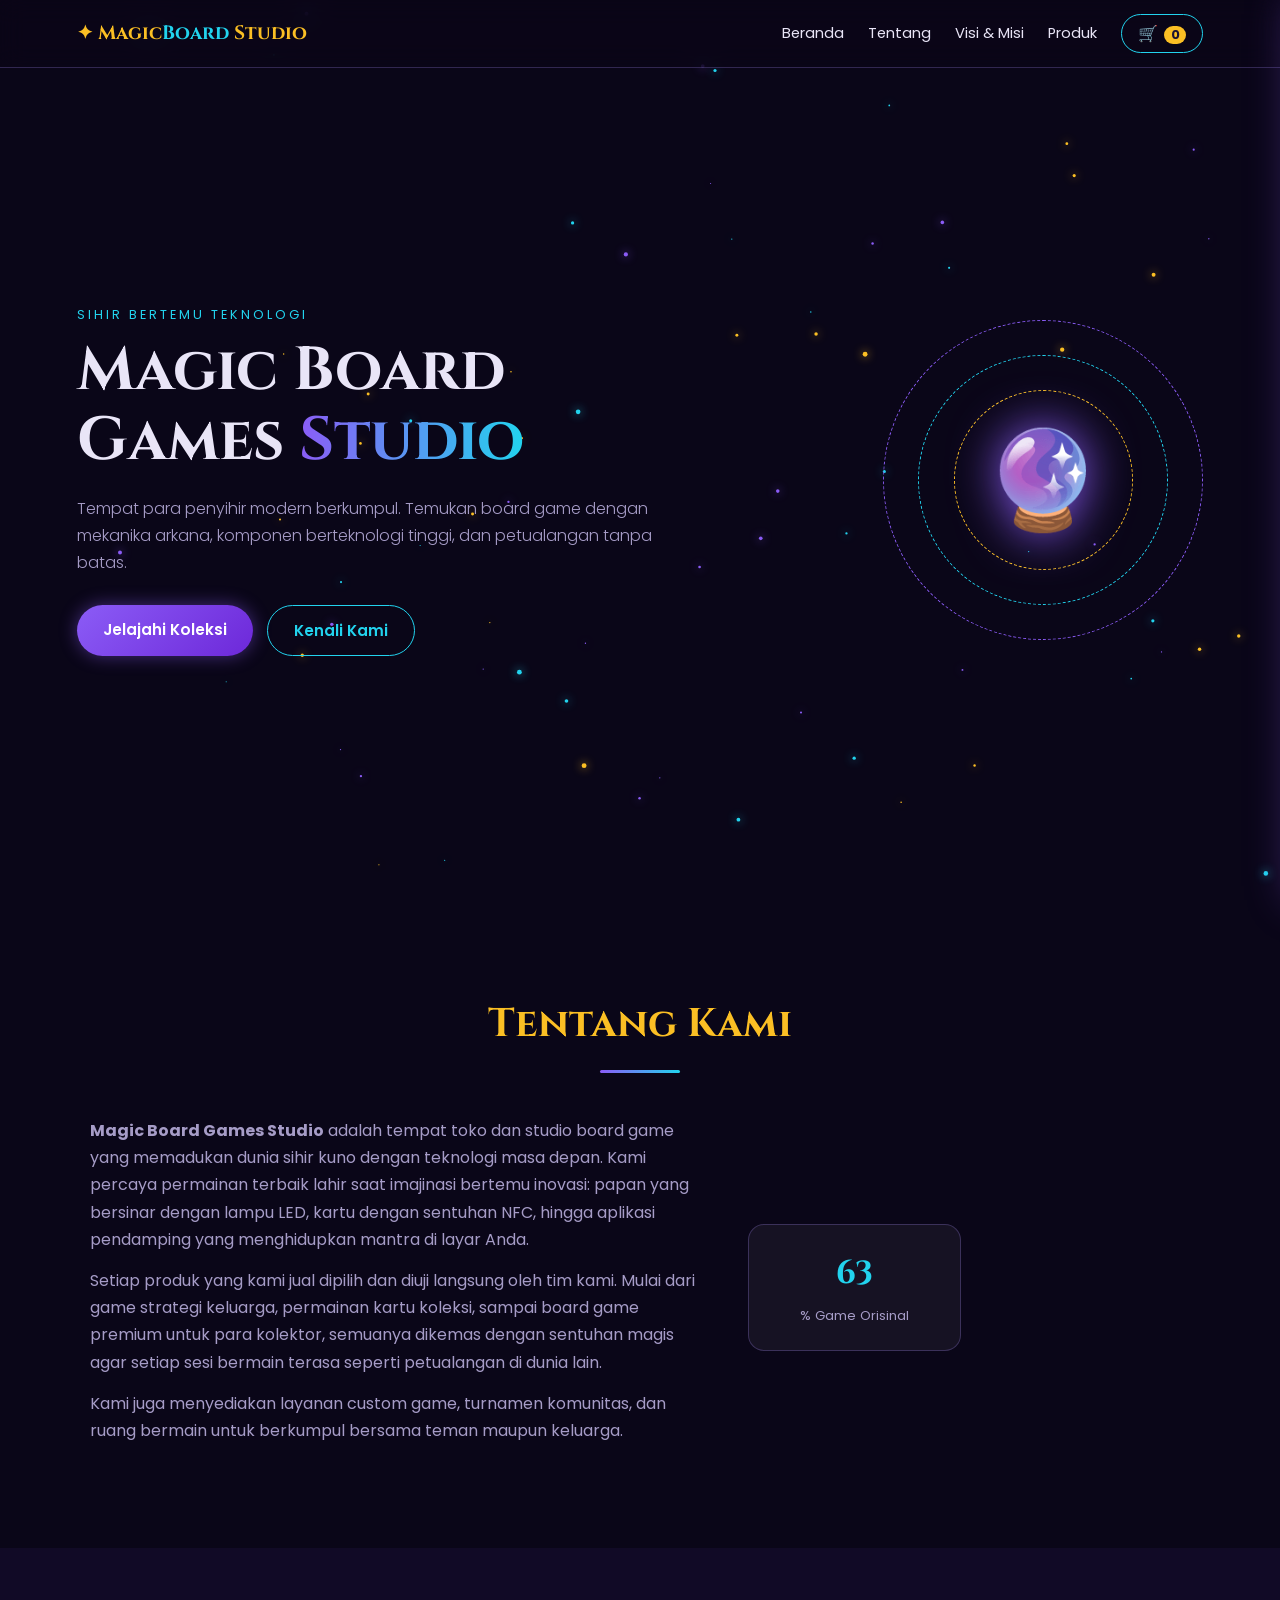
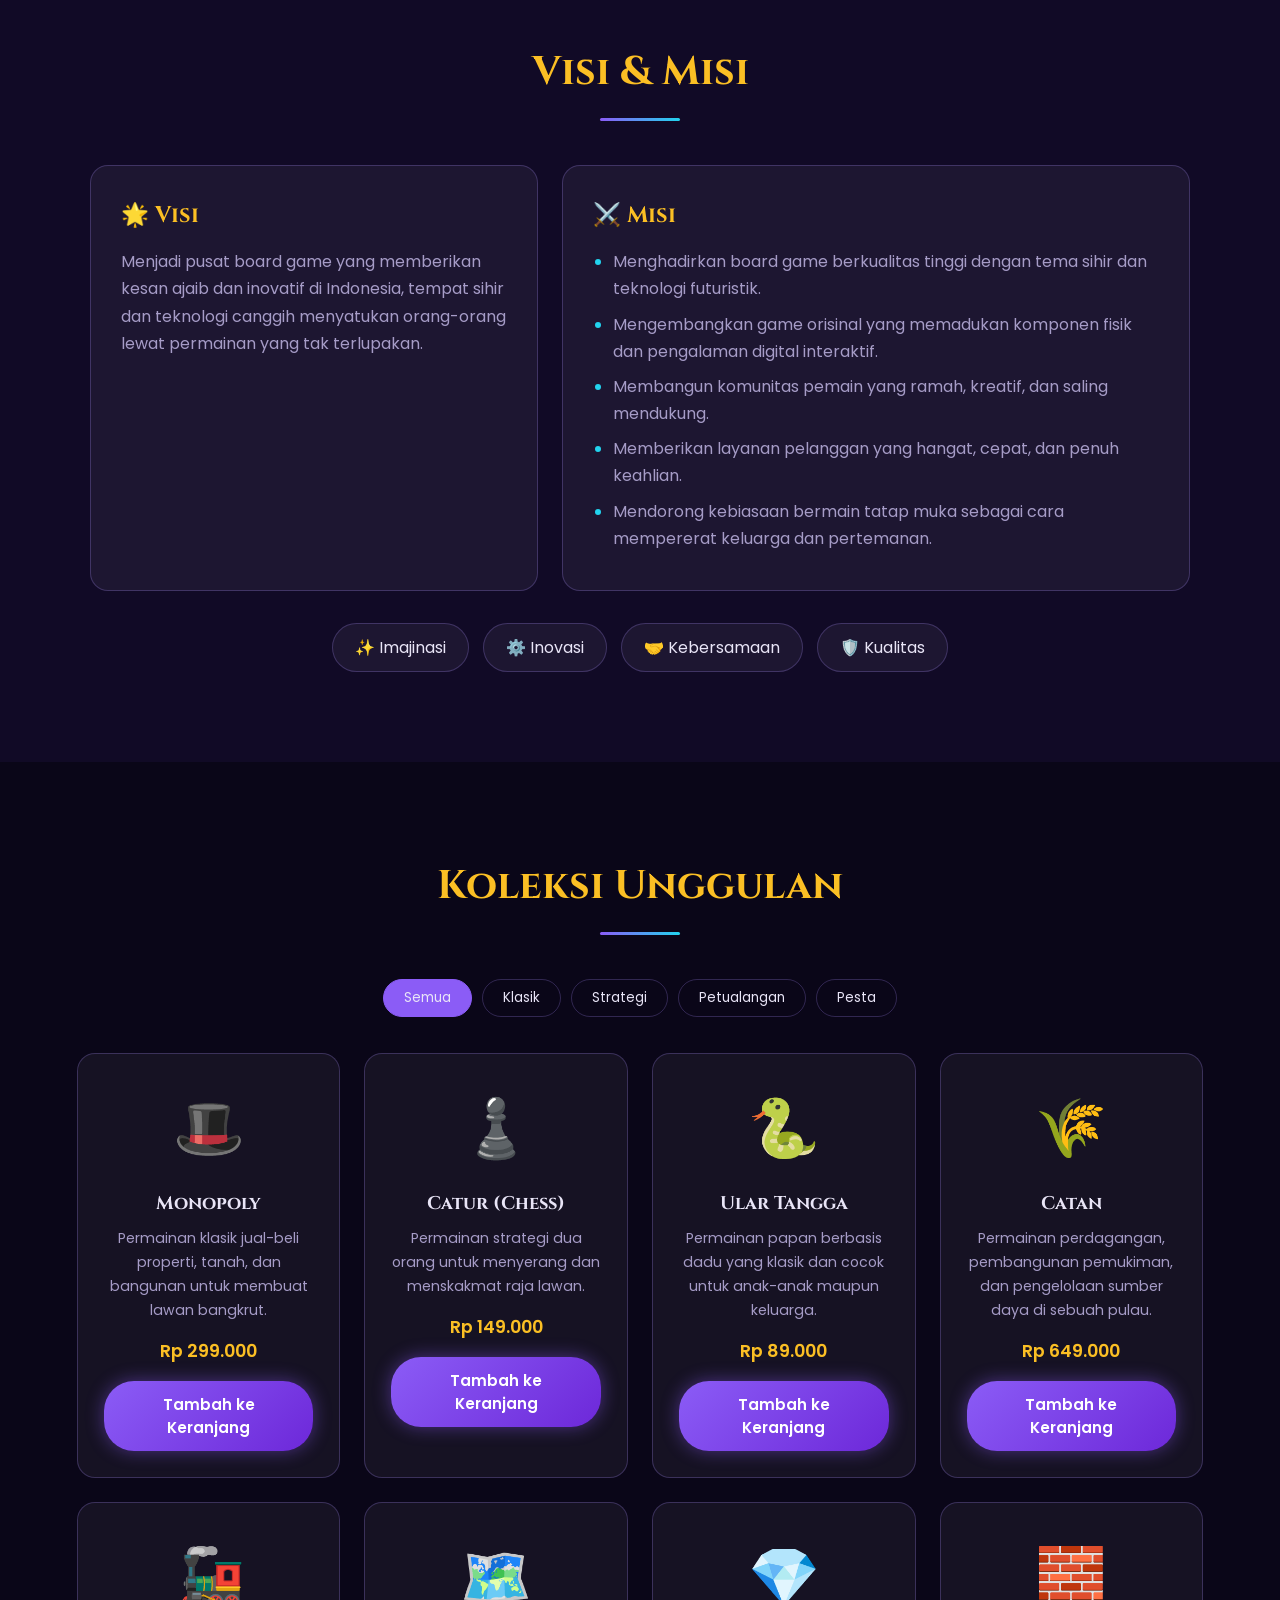
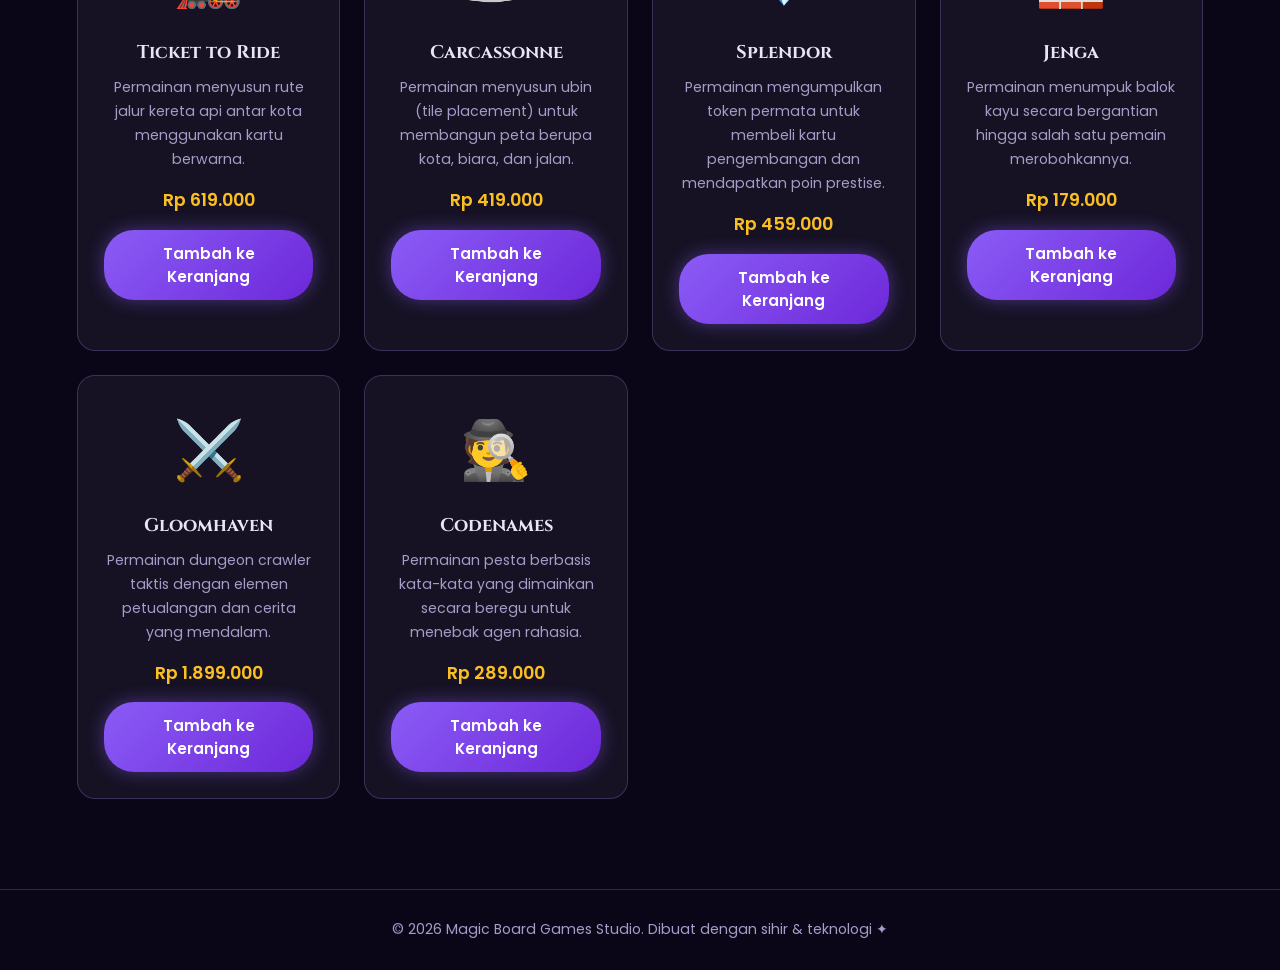
<file: index.html>
<!DOCTYPE html>
<html lang="id">
<head>
  <meta charset="UTF-8">
  <meta name="viewport" content="width=device-width, initial-scale=1.0">
  <meta name="description" content="Magic Board Games Studio - toko board game bertema sihir dan teknologi canggih.">
  <title>Magic Board Games Studio</title>
  <link rel="preconnect" href="https://fonts.googleapis.com">
  <link rel="preconnect" href="https://fonts.gstatic.com" crossorigin>
  <link href="https://fonts.googleapis.com/css2?family=Cinzel:wght@500;700&family=Poppins:wght@300;400;600&display=swap" rel="stylesheet">
  <link rel="stylesheet" href="style.css">
</head>
<body>
  <canvas id="particles" aria-hidden="true"></canvas>

  <header class="navbar" id="navbar">
    <a href="#beranda" class="logo">✦ Magic<span>Board</span> Studio</a>
    <nav id="navMenu">
      <a href="#beranda">Beranda</a>
      <a href="#tentang">Tentang</a>
      <a href="#visi-misi">Visi &amp; Misi</a>
      <a href="#produk">Produk</a>
    </nav>
    <div class="actions">
      <button class="cart-btn" id="cartBtn" aria-label="Buka keranjang">🛒 <span class="badge" id="cartCount">0</span></button>
      <button class="menu-toggle" id="menuToggle" aria-label="Buka menu">☰</button>
    </div>
  </header>

  <main>
    <!-- HERO -->
    <section class="hero" id="beranda">
      <div class="hero-content reveal">
        <p class="eyebrow">Sihir bertemu Teknologi</p>
        <h1>Magic Board Games <em>Studio</em></h1>
        <p class="hero-text">Tempat para penyihir modern berkumpul. Temukan board game dengan mekanika arkana, komponen berteknologi tinggi, dan petualangan tanpa batas.</p>
        <div class="hero-buttons">
          <a href="#produk" class="btn btn-primary">Jelajahi Koleksi</a>
          <a href="#tentang" class="btn btn-ghost">Kenali Kami</a>
        </div>
      </div>
      <div class="orb" aria-hidden="true"><div class="ring r1"></div><div class="ring r2"></div><div class="ring r3"></div><span>🔮</span></div>
    </section>

    <!-- TENTANG -->
    <section class="section" id="tentang">
      <h2 class="section-title reveal">Tentang Kami</h2>
      <div class="about-grid">
        <div class="reveal">
          <p><strong>Magic Board Games Studio</strong> adalah tempat toko dan studio board game yang memadukan dunia sihir kuno dengan teknologi masa depan. Kami percaya permainan terbaik lahir saat imajinasi bertemu inovasi: papan yang bersinar dengan lampu LED, kartu dengan sentuhan NFC, hingga aplikasi pendamping yang menghidupkan mantra di layar Anda.</p>
          <p>Setiap produk yang kami jual dipilih dan diuji langsung oleh tim kami. Mulai dari game strategi keluarga, permainan kartu koleksi, sampai board game premium untuk para kolektor, semuanya dikemas dengan sentuhan magis agar setiap sesi bermain terasa seperti petualangan di dunia lain.</p>
          <p>Kami juga menyediakan layanan custom game, turnamen komunitas, dan ruang bermain untuk berkumpul bersama teman maupun keluarga.</p>
        </div>
        <div class="stats reveal">
          <div class="stat"><b data-count="100">0</b><span>% Game Orisinal</span></div>
        </div>
      </div>
    </section>

    <!-- VISI MISI -->
    <section class="section alt" id="visi-misi">
      <h2 class="section-title reveal">Visi &amp; Misi</h2>
      <div class="vm-grid">
        <article class="card vision reveal">
          <h3>🌟 Visi</h3>
          <p>Menjadi pusat board game yang memberikan kesan ajaib dan inovatif di Indonesia, tempat sihir dan teknologi canggih menyatukan orang-orang lewat permainan yang tak terlupakan.</p>
        </article>
        <article class="card reveal">
          <h3>⚔️ Misi</h3>
          <ul>
            <li>Menghadirkan board game berkualitas tinggi dengan tema sihir dan teknologi futuristik.</li>
            <li>Mengembangkan game orisinal yang memadukan komponen fisik dan pengalaman digital interaktif.</li>
            <li>Membangun komunitas pemain yang ramah, kreatif, dan saling mendukung.</li>
            <li>Memberikan layanan pelanggan yang hangat, cepat, dan penuh keahlian.</li>
            <li>Mendorong kebiasaan bermain tatap muka sebagai cara mempererat keluarga dan pertemanan.</li>
          </ul>
        </article>
      </div>
      <div class="values reveal">
        <div class="value">✨ Imajinasi</div>
        <div class="value">⚙️ Inovasi</div>
        <div class="value">🤝 Kebersamaan</div>
        <div class="value">🛡️ Kualitas</div>
      </div>
    </section>

    <!-- PRODUK -->
    <section class="section" id="produk">
      <h2 class="section-title reveal">Koleksi Unggulan</h2>
      <div class="filters reveal">
        <button class="filter active" data-filter="semua">Semua</button>
        <button class="filter" data-filter="klasik">Klasik</button>
        <button class="filter" data-filter="strategi">Strategi</button>
        <button class="filter" data-filter="petualangan">Petualangan</button>
        <button class="filter" data-filter="pesta">Pesta</button>
      </div>
      <div class="products" id="products">
        <article class="product reveal" data-cat="klasik">
          <div class="thumb">🎩</div>
          <h3>Monopoly</h3>
          <p>Permainan klasik jual-beli properti, tanah, dan bangunan untuk membuat lawan bangkrut.</p>
          <div class="price">Rp 299.000</div>
          <button class="btn btn-primary add" data-name="Monopoly" data-price="299000">Tambah ke Keranjang</button>
        </article>
        <article class="product reveal" data-cat="klasik">
          <div class="thumb">♟️</div>
          <h3>Catur (Chess)</h3>
          <p>Permainan strategi dua orang untuk menyerang dan menskakmat raja lawan.</p>
          <div class="price">Rp 149.000</div>
          <button class="btn btn-primary add" data-name="Catur (Chess)" data-price="149000">Tambah ke Keranjang</button>
        </article>
        <article class="product reveal" data-cat="klasik">
          <div class="thumb">🐍</div>
          <h3>Ular Tangga</h3>
          <p>Permainan papan berbasis dadu yang klasik dan cocok untuk anak-anak maupun keluarga.</p>
          <div class="price">Rp 89.000</div>
          <button class="btn btn-primary add" data-name="Ular Tangga" data-price="89000">Tambah ke Keranjang</button>
        </article>
        <article class="product reveal" data-cat="strategi">
          <div class="thumb">🌾</div>
          <h3>Catan</h3>
          <p>Permainan perdagangan, pembangunan pemukiman, dan pengelolaan sumber daya di sebuah pulau.</p>
          <div class="price">Rp 649.000</div>
          <button class="btn btn-primary add" data-name="Catan" data-price="649000">Tambah ke Keranjang</button>
        </article>
        <article class="product reveal" data-cat="strategi">
          <div class="thumb">🚂</div>
          <h3>Ticket to Ride</h3>
          <p>Permainan menyusun rute jalur kereta api antar kota menggunakan kartu berwarna.</p>
          <div class="price">Rp 619.000</div>
          <button class="btn btn-primary add" data-name="Ticket to Ride" data-price="619000">Tambah ke Keranjang</button>
        </article>
        <article class="product reveal" data-cat="strategi">
          <div class="thumb">🗺️</div>
          <h3>Carcassonne</h3>
          <p>Permainan menyusun ubin (tile placement) untuk membangun peta berupa kota, biara, dan jalan.</p>
          <div class="price">Rp 419.000</div>
          <button class="btn btn-primary add" data-name="Carcassonne" data-price="419000">Tambah ke Keranjang</button>
        </article>
        <article class="product reveal" data-cat="strategi">
          <div class="thumb">💎</div>
          <h3>Splendor</h3>
          <p>Permainan mengumpulkan token permata untuk membeli kartu pengembangan dan mendapatkan poin prestise.</p>
          <div class="price">Rp 459.000</div>
          <button class="btn btn-primary add" data-name="Splendor" data-price="459000">Tambah ke Keranjang</button>
        </article>
        <article class="product reveal" data-cat="klasik">
          <div class="thumb">🧱</div>
          <h3>Jenga</h3>
          <p>Permainan menumpuk balok kayu secara bergantian hingga salah satu pemain merobohkannya.</p>
          <div class="price">Rp 179.000</div>
          <button class="btn btn-primary add" data-name="Jenga" data-price="179000">Tambah ke Keranjang</button>
        </article>
        <article class="product reveal" data-cat="petualangan">
          <div class="thumb">⚔️</div>
          <h3>Gloomhaven</h3>
          <p>Permainan dungeon crawler taktis dengan elemen petualangan dan cerita yang mendalam.</p>
          <div class="price">Rp 1.899.000</div>
          <button class="btn btn-primary add" data-name="Gloomhaven" data-price="1899000">Tambah ke Keranjang</button>
        </article>
        <article class="product reveal" data-cat="pesta">
          <div class="thumb">🕵️</div>
          <h3>Codenames</h3>
          <p>Permainan pesta berbasis kata-kata yang dimainkan secara beregu untuk menebak agen rahasia.</p>
          <div class="price">Rp 289.000</div>
          <button class="btn btn-primary add" data-name="Codenames" data-price="289000">Tambah ke Keranjang</button>
        </article>
      </div>
    </section>
  </main>

  <footer>
    <p>© <span id="year"></span> Magic Board Games Studio. Dibuat dengan sihir &amp; teknologi ✦</p>
  </footer>

  <!-- PANEL KERANJANG -->
  <div class="overlay" id="overlay"></div>
  <aside class="drawer" id="drawer" aria-hidden="true" aria-label="Keranjang belanja">
    <div class="drawer-head">
      <h3>🛒 Keranjang Sihir</h3>
      <button class="drawer-close" id="drawerClose" aria-label="Tutup keranjang">✕</button>
    </div>
    <ul class="cart-items" id="cartItems"></ul>
    <div class="drawer-foot">
      <div class="total"><span>Total</span><b id="cartTotal">Rp 0</b></div>
      <button class="btn btn-ghost" id="clearCart">Kosongkan Keranjang</button>
    </div>
  </aside>

  <div class="toast" id="toast"></div>
  <script src="script.js"></script>
</body>
</file>
<file: style.css>
:root {
  --bg: #0a0618;
  --bg-alt: #110a26;
  --card: rgba(255, 255, 255, 0.05);
  --border: rgba(167, 139, 250, 0.25);
  --purple: #8b5cf6;
  --cyan: #22d3ee;
  --gold: #fbbf24;
  --text: #e9e5f7;
  --muted: #a69cc7;
}

* { margin: 0; padding: 0; box-sizing: border-box; }
html { scroll-behavior: smooth; }

body {
  font-family: 'Poppins', sans-serif;
  background: var(--bg);
  color: var(--text);
  line-height: 1.7;
  overflow-x: hidden;
}

#particles { position: fixed; inset: 0; z-index: 0; pointer-events: none; }
main, footer, .navbar { position: relative; z-index: 1; }
h1, h2, h3, .logo { font-family: 'Cinzel', serif; }

/* NAVBAR */
.navbar {
  position: fixed;
  top: 0; left: 0; right: 0;
  z-index: 10;
  display: flex;
  justify-content: space-between;
  align-items: center;
  padding: 14px 6%;
  background: rgba(10, 6, 24, 0.7);
  backdrop-filter: blur(12px);
  border-bottom: 1px solid var(--border);
  transition: padding 0.3s;
}
.navbar.scrolled { padding: 8px 6%; }
.logo { font-size: 1.2rem; color: var(--gold); text-decoration: none; font-weight: 700; }
.logo span { color: var(--cyan); }
nav { display: flex; align-items: center; gap: 24px; margin-left: auto; margin-right: 24px; }
nav a { color: var(--text); text-decoration: none; font-size: 0.92rem; transition: color 0.2s; }
nav a:hover { color: var(--cyan); }
.actions { display: flex; align-items: center; gap: 10px; }
.menu-toggle { display: none; background: none; border: none; color: var(--text); font-size: 1.6rem; cursor: pointer; }

/* TOMBOL KERANJANG */
.cart-btn {
  position: relative;
  background: transparent;
  border: 1px solid var(--cyan);
  color: var(--cyan);
  padding: 6px 16px;
  border-radius: 20px;
  cursor: pointer;
  font-family: inherit;
  font-size: 1rem;
  transition: background 0.2s, transform 0.2s;
}
.cart-btn:hover { background: rgba(34, 211, 238, 0.14); transform: scale(1.06); }
.cart-btn:active { transform: scale(0.92); }
.cart-btn.wiggle { animation: wiggle 0.6s ease; }
.cart-btn.ripple::after {
  content: '';
  position: absolute;
  inset: -1px;
  border-radius: 20px;
  border: 2px solid var(--cyan);
  animation: ripple 0.6s ease-out forwards;
  pointer-events: none;
}
.badge {
  display: inline-block;
  min-width: 22px;
  padding: 0 6px;
  margin-left: 2px;
  border-radius: 12px;
  background: var(--gold);
  color: #1b1233;
  font-size: 0.8rem;
  font-weight: 700;
  text-align: center;
}
.badge.pop { animation: pop 0.45s ease; }

@keyframes wiggle {
  0%, 100% { transform: rotate(0); }
  20% { transform: rotate(-14deg) scale(1.1); }
  40% { transform: rotate(12deg) scale(1.1); }
  60% { transform: rotate(-8deg); }
  80% { transform: rotate(5deg); }
}
@keyframes ripple {
  from { transform: scale(1); opacity: 0.9; }
  to { transform: scale(1.7, 2); opacity: 0; }
}
@keyframes pop {
  0% { transform: scale(1); }
  50% { transform: scale(1.7); }
  100% { transform: scale(1); }
}

/* ANIMASI TERBANG KE KERANJANG */
.fly {
  position: fixed;
  z-index: 40;
  font-size: 2.4rem;
  margin: -1.2rem 0 0 -1.2rem;
  pointer-events: none;
  filter: drop-shadow(0 0 12px var(--purple));
  transition: transform 0.8s cubic-bezier(0.5, -0.4, 0.75, 0.9), opacity 0.8s ease-in;
}

/* HERO */
.hero {
  min-height: 100vh;
  display: flex;
  align-items: center;
  justify-content: space-between;
  gap: 40px;
  padding: 120px 6% 60px;
}
.hero-content { max-width: 600px; }
.eyebrow { color: var(--cyan); letter-spacing: 3px; text-transform: uppercase; font-size: 0.8rem; }
.hero h1 { font-size: clamp(2.2rem, 5vw, 3.8rem); line-height: 1.15; margin: 12px 0 18px; }
.hero h1 em {
  font-style: normal;
  background: linear-gradient(90deg, var(--purple), var(--cyan));
  -webkit-background-clip: text;
  background-clip: text;
  color: transparent;
}
.hero-text { color: var(--muted); font-weight: 300; margin-bottom: 28px; }
.hero-buttons { display: flex; gap: 14px; flex-wrap: wrap; }

.orb { position: relative; width: 320px; height: 320px; display: grid; place-items: center; flex-shrink: 0; }
.orb span { font-size: 6rem; animation: float 4s ease-in-out infinite; filter: drop-shadow(0 0 25px var(--purple)); }
.ring { position: absolute; border-radius: 50%; border: 1px dashed var(--purple); animation: spin 20s linear infinite; }
.r1 { width: 100%; height: 100%; }
.r2 { width: 78%; height: 78%; border-color: var(--cyan); animation-direction: reverse; animation-duration: 14s; }
.r3 { width: 56%; height: 56%; border-color: var(--gold); animation-duration: 9s; }
@keyframes spin { to { transform: rotate(360deg); } }
@keyframes float { 50% { transform: translateY(-14px); } }

/* BUTTONS */
.btn {
  display: inline-block;
  padding: 12px 26px;
  border-radius: 30px;
  text-decoration: none;
  font-family: inherit;
  font-size: 0.95rem;
  font-weight: 600;
  cursor: pointer;
  border: none;
  transition: transform 0.2s, box-shadow 0.2s, background 0.2s;
}
.btn-primary { background: linear-gradient(135deg, var(--purple), #6d28d9); color: #fff; box-shadow: 0 0 18px rgba(139, 92, 246, 0.45); }
.btn-primary:hover { transform: translateY(-2px); box-shadow: 0 0 28px rgba(139, 92, 246, 0.8); }
.btn-primary:active { transform: scale(0.95); }
.btn-primary.added { background: linear-gradient(135deg, #059669, #10b981); box-shadow: 0 0 22px rgba(16, 185, 129, 0.6); }
.btn-ghost { border: 1px solid var(--cyan); color: var(--cyan); background: transparent; }
.btn-ghost:hover { background: rgba(34, 211, 238, 0.12); transform: translateY(-2px); }

/* SECTIONS */
.section { padding: 90px 6%; }
.section.alt { background: var(--bg-alt); }
.section-title { text-align: center; font-size: clamp(1.7rem, 3.5vw, 2.5rem); color: var(--gold); margin-bottom: 44px; }
.section-title::after {
  content: '';
  display: block;
  width: 80px; height: 3px;
  margin: 12px auto 0;
  background: linear-gradient(90deg, var(--purple), var(--cyan));
  border-radius: 3px;
}

.about-grid { display: grid; grid-template-columns: 1.4fr 1fr; gap: 40px; align-items: center; max-width: 1100px; margin: 0 auto; }
.about-grid p { margin-bottom: 14px; color: var(--muted); }
.stats { display: grid; grid-template-columns: 1fr 1fr; gap: 16px; }
.stat { background: var(--card); border: 1px solid var(--border); border-radius: 16px; padding: 22px; text-align: center; }
.stat b { display: block; font-size: 2rem; color: var(--cyan); font-family: 'Cinzel', serif; }
.stat span { font-size: 0.82rem; color: var(--muted); }

/* VISI MISI */
.vm-grid { display: grid; grid-template-columns: 1fr 1.4fr; gap: 24px; max-width: 1100px; margin: 0 auto; }
.card { background: var(--card); border: 1px solid var(--border); border-radius: 18px; padding: 30px; }
.card h3 { color: var(--gold); margin-bottom: 14px; font-size: 1.4rem; }
.card p { color: var(--muted); }
.card ul { padding-left: 20px; color: var(--muted); }
.card li { margin-bottom: 8px; }
.card li::marker { color: var(--cyan); }
.values { display: flex; justify-content: center; gap: 14px; flex-wrap: wrap; margin-top: 32px; }
.value { padding: 10px 22px; border: 1px solid var(--border); border-radius: 30px; background: var(--card); }

/* PRODUK */
.filters { display: flex; justify-content: center; gap: 10px; flex-wrap: wrap; margin-bottom: 36px; }
.filter {
  background: transparent;
  color: var(--text);
  border: 1px solid var(--border);
  padding: 8px 20px;
  border-radius: 24px;
  cursor: pointer;
  font-family: inherit;
  transition: all 0.2s;
}
.filter:hover, .filter.active { background: var(--purple); border-color: var(--purple); }
.products { display: grid; grid-template-columns: repeat(auto-fill, minmax(260px, 1fr)); gap: 24px; max-width: 1200px; margin: 0 auto; }
.product {
  background: var(--card);
  border: 1px solid var(--border);
  border-radius: 18px;
  padding: 26px;
  text-align: center;
  transition: transform 0.3s, box-shadow 0.3s;
}
.product:hover { transform: translateY(-8px); box-shadow: 0 10px 35px rgba(139, 92, 246, 0.35); }
.product.hide { display: none; }
.thumb { font-size: 3.6rem; margin-bottom: 10px; display: inline-block; }
.product h3 { font-size: 1.15rem; margin-bottom: 8px; }
.product p { color: var(--muted); font-size: 0.88rem; margin-bottom: 14px; }
.price { color: var(--gold); font-weight: 600; margin-bottom: 14px; font-size: 1.1rem; }

footer { text-align: center; padding: 28px 6%; border-top: 1px solid var(--border); color: var(--muted); font-size: 0.88rem; }

/* PANEL KERANJANG */
.overlay {
  position: fixed;
  inset: 0;
  z-index: 50;
  background: rgba(5, 2, 15, 0.6);
  backdrop-filter: blur(3px);
  opacity: 0;
  pointer-events: none;
  transition: opacity 0.35s;
}
.overlay.show { opacity: 1; pointer-events: auto; }
.drawer {
  position: fixed;
  top: 0; right: 0; bottom: 0;
  z-index: 60;
  width: min(400px, 100%);
  display: flex;
  flex-direction: column;
  background: #130b2b;
  border-left: 1px solid var(--border);
  box-shadow: -10px 0 40px rgba(139, 92, 246, 0.35);
  transform: translateX(105%);
  transition: transform 0.45s cubic-bezier(0.22, 1, 0.36, 1);
}
.drawer.open { transform: translateX(0); }
.drawer-head { display: flex; justify-content: space-between; align-items: center; padding: 20px 22px; border-bottom: 1px solid var(--border); }
.drawer-head h3 { color: var(--gold); font-size: 1.2rem; }
.drawer-close { background: none; border: none; color: var(--text); font-size: 1.3rem; cursor: pointer; transition: transform 0.3s; }
.drawer-close:hover { transform: rotate(90deg); color: var(--cyan); }
.cart-items { list-style: none; flex: 1; overflow-y: auto; padding: 14px 22px; }
.cart-items li {
  display: flex;
  align-items: center;
  gap: 12px;
  padding: 12px 0;
  border-bottom: 1px dashed var(--border);
  animation: slideIn 0.4s ease both;
}
.cart-items .ci-emoji { font-size: 1.8rem; }
.cart-items .ci-info { flex: 1; min-width: 0; }
.cart-items .ci-name { font-weight: 600; font-size: 0.95rem; }
.cart-items .ci-sub { color: var(--muted); font-size: 0.82rem; }
.cart-items .ci-remove { background: none; border: 1px solid var(--border); color: var(--muted); border-radius: 50%; width: 28px; height: 28px; cursor: pointer; transition: all 0.2s; }
.cart-items .ci-remove:hover { color: #f87171; border-color: #f87171; transform: rotate(90deg); }
.cart-empty { text-align: center; color: var(--muted); padding: 50px 10px; animation: slideIn 0.4s ease both; }
.cart-empty span { display: block; font-size: 3rem; margin-bottom: 8px; animation: float 3s ease-in-out infinite; }
.drawer-foot { padding: 18px 22px; border-top: 1px solid var(--border); display: flex; flex-direction: column; gap: 14px; }
.total { display: flex; justify-content: space-between; font-size: 1.1rem; }
.total b { color: var(--gold); }
@keyframes slideIn { from { opacity: 0; transform: translateX(30px); } to { opacity: 1; transform: none; } }

/* TOAST */
.toast {
  position: fixed;
  bottom: 24px; right: 24px;
  z-index: 70;
  background: var(--purple);
  color: #fff;
  padding: 12px 22px;
  border-radius: 12px;
  opacity: 0;
  transform: translateY(20px);
  pointer-events: none;
  transition: all 0.3s;
}
.toast.show { opacity: 1; transform: translateY(0); }

/* REVEAL */
.reveal { opacity: 0; transform: translateY(30px); transition: opacity 0.7s, transform 0.7s; }
.reveal.visible { opacity: 1; transform: none; }

/* RESPONSIVE */
@media (max-width: 860px) {
  .menu-toggle { display: block; }
  nav {
    position: absolute;
    top: 100%; left: 0; right: 0;
    margin: 0;
    flex-direction: column;
    padding: 20px 0;
    background: rgba(10, 6, 24, 0.97);
    border-bottom: 1px solid var(--border);
    display: none;
  }
  nav.open { display: flex; }
  .navbar { justify-content: space-between; }
  .hero { flex-direction: column-reverse; text-align: center; padding-top: 110px; }
  .hero-buttons { justify-content: center; }
  .orb { width: 220px; height: 220px; }
  .orb span { font-size: 4rem; }
  .about-grid, .vm-grid { grid-template-columns: 1fr; }
}

@media (prefers-reduced-motion: reduce) {
  * { animation: none !important; transition: none !important; }
  .reveal { opacity: 1; transform: none; }
}
</file>
